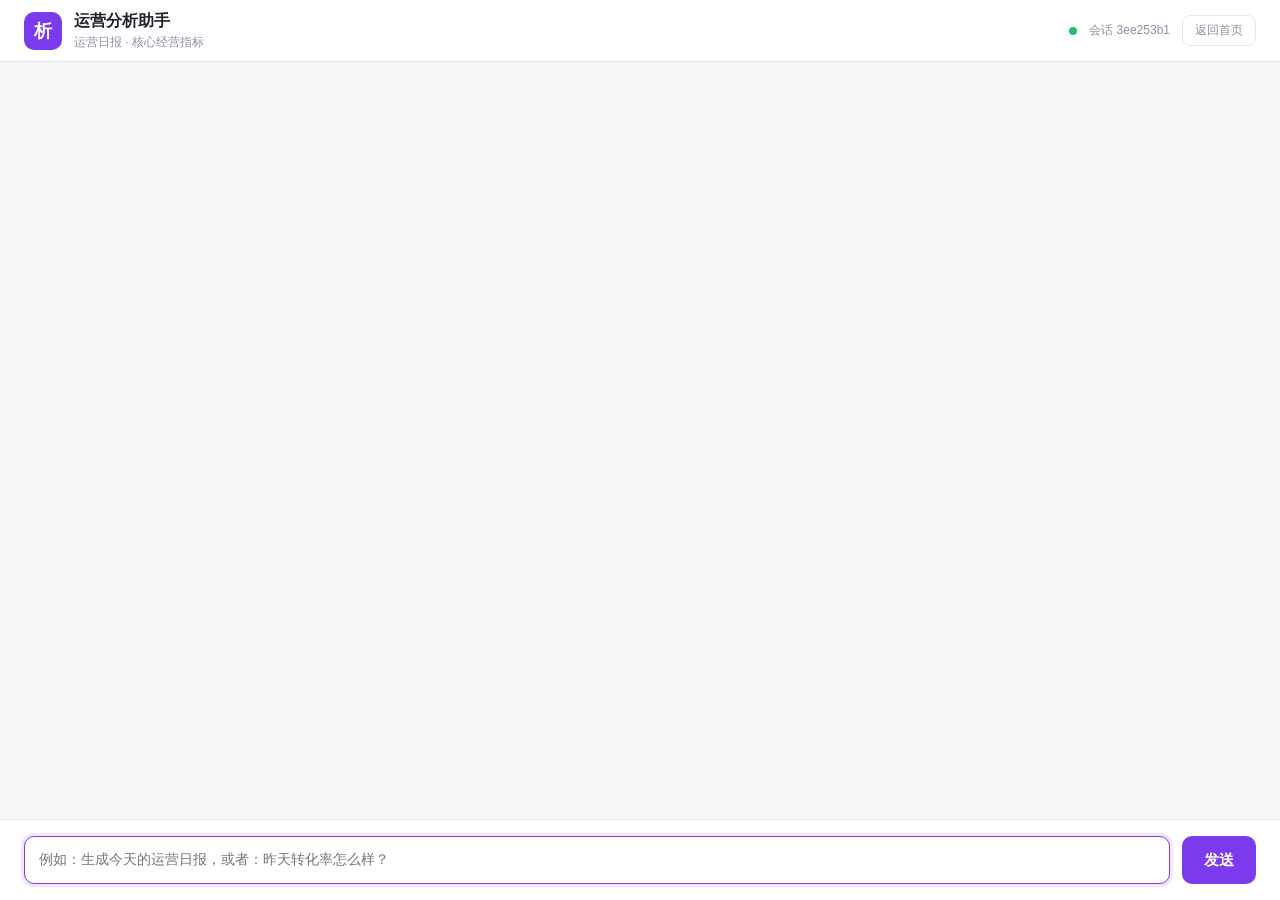
<file: src/app/static/analyst.html>
<!DOCTYPE html>
<html lang="zh-CN">
<head>
<meta charset="UTF-8" />
<meta name="viewport" content="width=device-width, initial-scale=1.0" />
<title>运营分析助手</title>
<style>
  :root {
    --primary: #7c3aed;
    --primary-strong: #6d28d9;
    --bg: #f5f6f8;
    --panel: #ffffff;
    --msg-ai-bg: #f1f2f6;
    --msg-user-bg: var(--primary);
    --text: #1f2329;
    --text-muted: #8a919f;
    --border: #e4e7ed;
    --radius: 12px;
  }
  * { box-sizing: border-box; margin: 0; padding: 0; }
  body {
    font-family: -apple-system, BlinkMacSystemFont, "PingFang SC", "Microsoft YaHei", "Segoe UI", sans-serif;
    background: var(--bg); color: var(--text); height: 100vh; overflow: hidden;
  }
  .app { display: flex; flex-direction: column; height: 100vh; }

  .chat-header {
    height: 62px; background: var(--panel); border-bottom: 1px solid var(--border);
    display: flex; align-items: center; padding: 0 24px; gap: 12px;
  }
  .brand { display: flex; align-items: center; gap: 12px; }
  .brand .logo {
    width: 38px; height: 38px; border-radius: 10px; background: var(--primary);
    display: grid; place-items: center; color: #fff; font-size: 18px; font-weight: 700;
  }
  .brand .title { font-size: 16px; font-weight: 700; }
  .brand .sub { font-size: 12px; color: var(--text-muted); margin-top: 2px; }
  .dot { width: 8px; height: 8px; border-radius: 50%; background: #23c06b; margin-left: auto; }
  .hint { font-size: 12px; color: var(--text-muted); }
  .home {
    background: transparent; border: 1px solid var(--border); color: var(--text-muted);
    border-radius: 8px; padding: 6px 12px; font-size: 12px; cursor: pointer; text-decoration: none;
  }
  .home:hover { background: #f1f2f6; }

  .messages { flex: 1; overflow-y: auto; padding: 24px; display: flex; flex-direction: column; gap: 16px; }
  .msg { max-width: 72%; display: flex; flex-direction: column; }
  .msg.user { align-self: flex-end; align-items: flex-end; }
  .msg.ai { align-self: flex-start; align-items: flex-start; }
  .msg .bubble {
    padding: 11px 14px; border-radius: var(--radius); font-size: 14px; line-height: 1.7;
    white-space: pre-wrap; word-break: break-word;
  }
  .msg.user .bubble { background: var(--msg-user-bg); color: #fff; border-bottom-right-radius: 4px; }
  .msg.ai .bubble { background: var(--msg-ai-bg); border-bottom-left-radius: 4px; }
  .msg.ai .caret { display: inline-block; width: 7px; animation: blink 1s steps(2) infinite; color: var(--text-muted); }
  @keyframes blink { 50% { opacity: 0; } }

  .composer {
    background: var(--panel); border-top: 1px solid var(--border);
    padding: 16px 24px; display: flex; gap: 12px; align-items: flex-end;
  }
  #input {
    flex: 1; resize: none; border: 1px solid var(--border); border-radius: 10px;
    padding: 12px 14px; font-size: 14px; font-family: inherit; line-height: 1.5;
    min-height: 48px; max-height: 140px; outline: none;
  }
  #input:focus { border-color: var(--primary); box-shadow: 0 0 0 3px rgba(124,58,237,.12); }
  #send {
    height: 48px; padding: 0 22px; border: none; border-radius: 10px;
    background: var(--primary); color: #fff; font-size: 15px; font-weight: 600; cursor: pointer;
  }
  #send:hover { background: var(--primary-strong); }
  #send:disabled { background: #d3d6dc; cursor: not-allowed; }
</style>
</head>
<body>
<div class="app">
  <div class="chat-header">
    <div class="brand">
      <div class="logo">析</div>
      <div>
        <div class="title">运营分析助手</div>
        <div class="sub">运营日报 · 核心经营指标</div>
      </div>
    </div>
    <span class="dot" title="在线"></span>
    <span class="hint" id="convHint"></span>
    <a class="home" href="/">返回首页</a>
  </div>

  <div class="messages" id="messages"></div>

  <div class="composer">
    <textarea id="input" placeholder="例如：生成今天的运营日报，或者：昨天转化率怎么样？" rows="1"></textarea>
    <button id="send" type="button">发送</button>
  </div>
</div>

<script>
(() => {
  "use strict";

  const API = "/api/v1/analyst";
  const LS_KEY = "analyst_conversation";
  const $ = (id) => document.getElementById(id);
  const el = { messages: $("messages"), input: $("input"), send: $("send"), convHint: $("convHint") };

  function ensureConversation() {
    let conv = localStorage.getItem(LS_KEY);
    if (!conv) { conv = crypto.randomUUID().replace(/-/g, ""); localStorage.setItem(LS_KEY, conv); }
    el.convHint.textContent = "会话 " + conv.slice(0, 8);
    return conv;
  }

  function addBubble(role, text) {
    const wrap = document.createElement("div");
    wrap.className = "msg " + role;
    const bubble = document.createElement("div");
    bubble.className = "bubble";
    bubble.textContent = text;
    wrap.appendChild(bubble);
    el.messages.appendChild(wrap);
    return bubble;
  }

  function scrollBottom() { el.messages.scrollTop = el.messages.scrollHeight; }

  async function sendMessage() {
    const text = el.input.value.trim();
    if (!text || el.send.disabled) return;
    el.input.value = "";
    autosizeInput();
    addBubble("user", text);
    scrollBottom();

    const aiWrap = document.createElement("div");
    aiWrap.className = "msg ai";
    const aiBubble = document.createElement("div");
    aiBubble.className = "bubble";
    aiBubble.innerHTML = '<span class="caret">▍</span>';
    aiWrap.appendChild(aiBubble);
    el.messages.appendChild(aiWrap);
    scrollBottom();

    el.send.disabled = true;
    let full = "";
    try {
      const conversation_id = ensureConversation();
      const resp = await fetch(`${API}/chat`, {
        method: "POST",
        headers: { "Content-Type": "application/json" },
        body: JSON.stringify({ question: text, conversation_id }),
      });
      if (!resp.ok) {
        let detail = "请求失败 (HTTP " + resp.status + ")";
        try { detail = (await resp.json()).detail || detail; } catch (_) {}
        throw new Error(detail);
      }

      const reader = resp.body.getReader();
      const decoder = new TextDecoder();
      let buffer = "";
      while (true) {
        const { done, value } = await reader.read();
        if (done) break;
        buffer += decoder.decode(value, { stream: true });
        const chunks = buffer.split("\n\n");
        buffer = chunks.pop() || "";
        for (const chunk of chunks) {
          const line = chunk.trim();
          if (!line.startsWith("data:")) continue;
          const payload = JSON.parse(line.slice(5).trim());
          if (payload.type === "content") {
            full += payload.content;
            aiBubble.textContent = full + "▍";
            scrollBottom();
          } else if (payload.type === "conversation") {
            localStorage.setItem(LS_KEY, payload.conversation_id);
            el.convHint.textContent = "会话 " + payload.conversation_id.slice(0, 8);
          } else if (payload.type === "error") {
            throw new Error(payload.message || "生成出错");
          }
        }
      }
      aiBubble.textContent = full || "（无回答）";
    } catch (err) {
      aiBubble.textContent = "回答失败：" + err.message;
      aiBubble.style.backgroundColor = "#ffecec";
      aiBubble.style.color = "#d4380d";
    } finally {
      el.send.disabled = false;
      el.input.focus();
      scrollBottom();
    }
  }

  el.send.addEventListener("click", sendMessage);
  function autosizeInput() {
    el.input.style.height = "auto";
    el.input.style.height = Math.min(el.input.scrollHeight, 140) + "px";
  }
  el.input.addEventListener("input", autosizeInput);
  el.input.addEventListener("keydown", (e) => {
    if (e.key === "Enter" && !e.shiftKey) { e.preventDefault(); sendMessage(); }
  });

  ensureConversation();
  el.input.focus();
})();
</script>
</body>
</html>
</file>
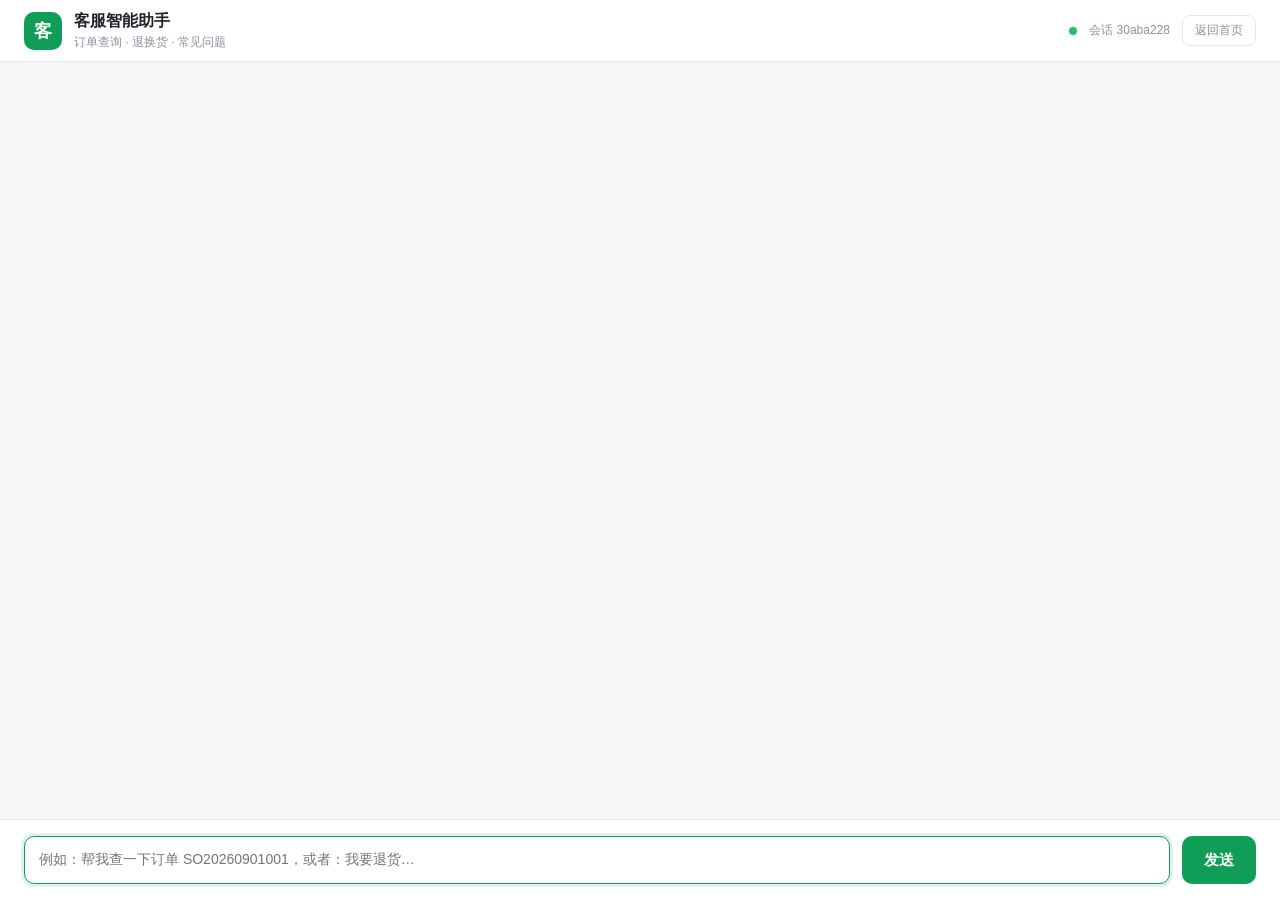
<file: src/app/static/customer_service.html>
<!DOCTYPE html>
<html lang="zh-CN">
<head>
<meta charset="UTF-8" />
<meta name="viewport" content="width=device-width, initial-scale=1.0" />
<title>客服智能助手</title>
<style>
  :root {
    --primary: #0f9d58;
    --primary-strong: #0b7c45;
    --bg: #f5f6f8;
    --panel: #ffffff;
    --msg-ai-bg: #f1f2f6;
    --msg-user-bg: var(--primary);
    --text: #1f2329;
    --text-muted: #8a919f;
    --border: #e4e7ed;
    --radius: 12px;
  }
  * { box-sizing: border-box; margin: 0; padding: 0; }
  body {
    font-family: -apple-system, BlinkMacSystemFont, "PingFang SC", "Microsoft YaHei", "Segoe UI", sans-serif;
    background: var(--bg); color: var(--text); height: 100vh; overflow: hidden;
  }
  .app { display: flex; flex-direction: column; height: 100vh; }

  .chat-header {
    height: 62px; background: var(--panel); border-bottom: 1px solid var(--border);
    display: flex; align-items: center; padding: 0 24px; gap: 12px;
  }
  .brand { display: flex; align-items: center; gap: 12px; }
  .brand .logo {
    width: 38px; height: 38px; border-radius: 10px; background: var(--primary);
    display: grid; place-items: center; color: #fff; font-size: 18px; font-weight: 700;
  }
  .brand .title { font-size: 16px; font-weight: 700; }
  .brand .sub { font-size: 12px; color: var(--text-muted); margin-top: 2px; }
  .dot { width: 8px; height: 8px; border-radius: 50%; background: #23c06b; margin-left: auto; }
  .hint { font-size: 12px; color: var(--text-muted); }
  .home {
    background: transparent; border: 1px solid var(--border); color: var(--text-muted);
    border-radius: 8px; padding: 6px 12px; font-size: 12px; cursor: pointer; text-decoration: none;
  }
  .home:hover { background: #f1f2f6; }

  .messages { flex: 1; overflow-y: auto; padding: 24px; display: flex; flex-direction: column; gap: 16px; }
  .msg { max-width: 72%; display: flex; flex-direction: column; }
  .msg.user { align-self: flex-end; align-items: flex-end; }
  .msg.ai { align-self: flex-start; align-items: flex-start; }
  .msg .bubble {
    padding: 11px 14px; border-radius: var(--radius); font-size: 14px; line-height: 1.7;
    white-space: pre-wrap; word-break: break-word;
  }
  .msg.user .bubble { background: var(--msg-user-bg); color: #fff; border-bottom-right-radius: 4px; }
  .msg.ai .bubble { background: var(--msg-ai-bg); border-bottom-left-radius: 4px; }
  .msg.ai .caret { display: inline-block; width: 7px; animation: blink 1s steps(2) infinite; color: var(--text-muted); }
  @keyframes blink { 50% { opacity: 0; } }

  .composer {
    background: var(--panel); border-top: 1px solid var(--border);
    padding: 16px 24px; display: flex; gap: 12px; align-items: flex-end;
  }
  #input {
    flex: 1; resize: none; border: 1px solid var(--border); border-radius: 10px;
    padding: 12px 14px; font-size: 14px; font-family: inherit; line-height: 1.5;
    min-height: 48px; max-height: 140px; outline: none;
  }
  #input:focus { border-color: var(--primary); box-shadow: 0 0 0 3px rgba(15,157,88,.12); }
  #send {
    height: 48px; padding: 0 22px; border: none; border-radius: 10px;
    background: var(--primary); color: #fff; font-size: 15px; font-weight: 600; cursor: pointer;
  }
  #send:hover { background: var(--primary-strong); }
  #send:disabled { background: #d3d6dc; cursor: not-allowed; }
</style>
</head>
<body>
<div class="app">
  <div class="chat-header">
    <div class="brand">
      <div class="logo">客</div>
      <div>
        <div class="title">客服智能助手</div>
        <div class="sub">订单查询 · 退换货 · 常见问题</div>
      </div>
    </div>
    <span class="dot" title="在线"></span>
    <span class="hint" id="convHint"></span>
    <a class="home" href="/">返回首页</a>
  </div>

  <div class="messages" id="messages"></div>

  <div class="composer">
    <textarea id="input" placeholder="例如：帮我查一下订单 SO20260901001，或者：我要退货…" rows="1"></textarea>
    <button id="send" type="button">发送</button>
  </div>
</div>

<script>
(() => {
  "use strict";

  const API = "/api/v1/customer_service";
  const LS_KEY = "cs_conversation";
  const $ = (id) => document.getElementById(id);
  const el = { messages: $("messages"), input: $("input"), send: $("send"), convHint: $("convHint") };

  function ensureConversation() {
    let conv = localStorage.getItem(LS_KEY);
    if (!conv) { conv = crypto.randomUUID().replace(/-/g, ""); localStorage.setItem(LS_KEY, conv); }
    el.convHint.textContent = "会话 " + conv.slice(0, 8);
    return conv;
  }

  function addBubble(role, text) {
    const wrap = document.createElement("div");
    wrap.className = "msg " + role;
    const bubble = document.createElement("div");
    bubble.className = "bubble";
    bubble.textContent = text;
    wrap.appendChild(bubble);
    el.messages.appendChild(wrap);
    return bubble;
  }

  function scrollBottom() { el.messages.scrollTop = el.messages.scrollHeight; }

  async function sendMessage() {
    const text = el.input.value.trim();
    if (!text || el.send.disabled) return;
    el.input.value = "";
    autosizeInput();
    addBubble("user", text);
    scrollBottom();

    const aiWrap = document.createElement("div");
    aiWrap.className = "msg ai";
    const aiBubble = document.createElement("div");
    aiBubble.className = "bubble";
    aiBubble.innerHTML = '<span class="caret">▍</span>';
    aiWrap.appendChild(aiBubble);
    el.messages.appendChild(aiWrap);
    scrollBottom();

    el.send.disabled = true;
    let full = "";
    try {
      const conversation_id = ensureConversation();
      const resp = await fetch(`${API}/chat`, {
        method: "POST",
        headers: { "Content-Type": "application/json" },
        body: JSON.stringify({ question: text, conversation_id }),
      });
      if (!resp.ok) {
        let detail = "请求失败 (HTTP " + resp.status + ")";
        try { detail = (await resp.json()).detail || detail; } catch (_) {}
        throw new Error(detail);
      }

      const reader = resp.body.getReader();
      const decoder = new TextDecoder();
      let buffer = "";
      while (true) {
        const { done, value } = await reader.read();
        if (done) break;
        buffer += decoder.decode(value, { stream: true });
        const chunks = buffer.split("\n\n");
        buffer = chunks.pop() || "";
        for (const chunk of chunks) {
          const line = chunk.trim();
          if (!line.startsWith("data:")) continue;
          const payload = JSON.parse(line.slice(5).trim());
          if (payload.type === "content") {
            full += payload.content;
            aiBubble.textContent = full + "▍";
            scrollBottom();
          } else if (payload.type === "conversation") {
            localStorage.setItem(LS_KEY, payload.conversation_id);
            el.convHint.textContent = "会话 " + payload.conversation_id.slice(0, 8);
          } else if (payload.type === "error") {
            throw new Error(payload.message || "生成出错");
          }
        }
      }
      aiBubble.textContent = full || "（无回答）";
    } catch (err) {
      aiBubble.textContent = "回答失败：" + err.message;
      aiBubble.style.backgroundColor = "#ffecec";
      aiBubble.style.color = "#d4380d";
    } finally {
      el.send.disabled = false;
      el.input.focus();
      scrollBottom();
    }
  }

  el.send.addEventListener("click", sendMessage);
  function autosizeInput() {
    el.input.style.height = "auto";
    el.input.style.height = Math.min(el.input.scrollHeight, 140) + "px";
  }
  el.input.addEventListener("input", autosizeInput);
  el.input.addEventListener("keydown", (e) => {
    if (e.key === "Enter" && !e.shiftKey) { e.preventDefault(); sendMessage(); }
  });

  ensureConversation();
  el.input.focus();
})();
</script>
</body>
</html>
</file>
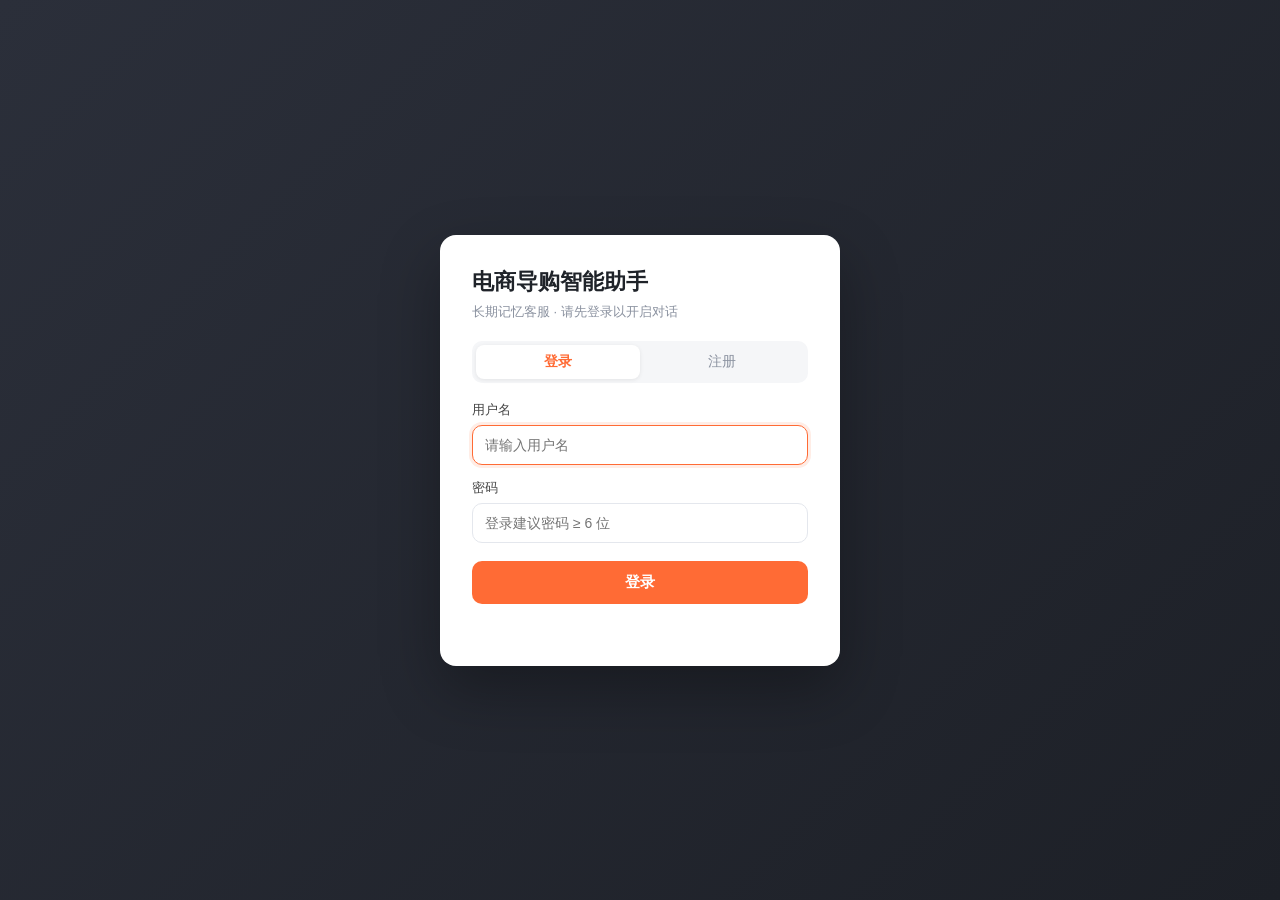
<file: src/app/static/ecommerce.html>
<!DOCTYPE html>
<html lang="zh-CN">
<head>
<meta charset="UTF-8" />
<meta name="viewport" content="width=device-width, initial-scale=1.0" />
<title>电商导购智能助手</title>
<style>
  :root {
    --primary: #ff6b35;
    --primary-strong: #e85a27;
    --bg: #f5f6f8;
    --panel: #ffffff;
    --msg-ai-bg: #f1f2f6;
    --msg-user-bg: var(--primary);
    --text: #1f2329;
    --text-muted: #8a919f;
    --border: #e4e7ed;
    --radius: 12px;
  }
  * { box-sizing: border-box; margin: 0; padding: 0; }
  body {
    font-family: -apple-system, BlinkMacSystemFont, "PingFang SC", "Microsoft YaHei", "Segoe UI", sans-serif;
    background: var(--bg);
    color: var(--text);
    height: 100vh;
    overflow: hidden;
  }
  .app { display: flex; height: 100vh; }

  /* ---- 侧边栏 ---- */
  .sidebar {
    width: 260px;
    background: linear-gradient(180deg, #2b2f3a 0%, #23262f 100%);
    color: #fff;
    display: flex;
    flex-direction: column;
    padding: 24px 18px;
    gap: 18px;
  }
  .brand { display: flex; align-items: center; gap: 12px; }
  .brand .logo {
    width: 42px; height: 42px; border-radius: 10px;
    background: var(--primary); display: grid; place-items: center;
    font-size: 22px; font-weight: 700;
  }
  .brand .title { font-size: 17px; font-weight: 700; line-height: 1.2; }
  .brand .sub { font-size: 12px; color: #9aa3b2; margin-top: 2px; }

  .userbox {
    background: rgba(255,255,255,.06);
    border-radius: 10px; padding: 12px 14px; font-size: 13px;
    display: flex; align-items: center; justify-content: space-between;
  }
  .userbox .name { font-weight: 600; }
  .userbox .avatar { width: 30px; height: 30px; border-radius: 50%; background: var(--primary); display: grid; place-items: center; font-size: 14px; }
  .logout-btn {
    background: transparent; border: 1px solid rgba(255,255,255,.3);
    color: #cfd6e0; border-radius: 8px; padding: 4px 10px; font-size: 12px; cursor: pointer;
  }
  .logout-btn:hover { background: rgba(255,255,255,.12); }

  .alert {
    background: rgba(255,180,60,.12); border: 1px solid rgba(255,180,60,.4);
    color: #ffd591; border-radius: 10px; padding: 10px 12px; font-size: 12px; line-height: 1.6;
    display: none;
  }

  /* ---- 主聊天区 ---- */
  .main { flex: 1; display: flex; flex-direction: column; min-width: 0; }
  .chat-header {
    height: 60px; background: var(--panel); border-bottom: 1px solid var(--border);
    display: flex; align-items: center; padding: 0 24px; gap: 12px;
  }
  .chat-header .dot { width: 8px; height: 8px; border-radius: 50%; background: #23c06b; }
  .chat-header .hint { font-size: 12px; color: var(--text-muted); }

  .messages { flex: 1; overflow-y: auto; padding: 24px; display: flex; flex-direction: column; gap: 16px; }
  .msg { max-width: 72%; display: flex; flex-direction: column; }
  .msg.user { align-self: flex-end; align-items: flex-end; }
  .msg.ai { align-self: flex-start; align-items: flex-start; }
  .msg .bubble {
    padding: 11px 14px; border-radius: var(--radius); font-size: 14px; line-height: 1.7;
    white-space: pre-wrap; word-break: break-word;
  }
  .msg.user .bubble { background: var(--msg-user-bg); color: #fff; border-bottom-right-radius: 4px; }
  .msg.ai .bubble { background: var(--msg-ai-bg); border-bottom-left-radius: 4px; }
  .msg .meta { font-size: 11px; color: var(--text-muted); margin-top: 4px; padding: 0 4px; }
  .msg.ai .caret { display: inline-block; width: 7px; animation: blink 1s steps(2) infinite; color: var(--text-muted); }
  @keyframes blink { 50% { opacity: 0; } }

  .error-bubble {
    background: #ffecec; color: #d4380d; border: 1px solid #ffccc7;
    border-radius: var(--radius); padding: 10px 14px; font-size: 13px; align-self: flex-start;
  }

  .composer {
    background: var(--panel); border-top: 1px solid var(--border);
    padding: 16px 24px; display: flex; gap: 12px; align-items: flex-end;
  }
  #input {
    flex: 1; resize: none; border: 1px solid var(--border); border-radius: 10px;
    padding: 12px 14px; font-size: 14px; font-family: inherit; line-height: 1.5;
    min-height: 48px; max-height: 140px; outline: none;
  }
  #input:focus { border-color: var(--primary); box-shadow: 0 0 0 3px rgba(255,107,53,.12); }
  #send {
    height: 48px; padding: 0 22px; border: none; border-radius: 10px;
    background: var(--primary); color: #fff; font-size: 15px; font-weight: 600; cursor: pointer;
  }
  #send:hover { background: var(--primary-strong); }
  #send:disabled { background: #d3d6dc; cursor: not-allowed; }

  /* ---- 登录 / 注册 ---- */
  .auth-screen {
    position: fixed; inset: 0; z-index: 50;
    background: linear-gradient(135deg, #2b2f3a 0%, #1d2027 100%);
    display: flex; align-items: center; justify-content: center;
  }
  .auth-card {
    width: 400px; background: #fff; border-radius: 16px; padding: 32px;
    box-shadow: 0 24px 60px rgba(0,0,0,.3);
  }
  .auth-card .a-title { font-size: 22px; font-weight: 700; }
  .auth-card .a-sub { font-size: 13px; color: var(--text-muted); margin: 6px 0 20px; }
  .tabs { display: flex; background: var(--bg); border-radius: 10px; padding: 4px; margin-bottom: 18px; }
  .tab {
    flex: 1; text-align: center; padding: 8px; border-radius: 8px; cursor: pointer; font-size: 14px;
    color: var(--text-muted); background: transparent; border: none;
  }
  .tab.active { background: #fff; color: var(--primary); font-weight: 600; box-shadow: 0 1px 4px rgba(0,0,0,.08); }
  .field { margin-bottom: 14px; }
  .field label { display: block; font-size: 13px; margin-bottom: 6px; color: #444; }
  .field input {
    width: 100%; padding: 11px 12px; border: 1px solid var(--border); border-radius: 10px; font-size: 14px; outline: none;
  }
  .field input:focus { border-color: var(--primary); box-shadow: 0 0 0 3px rgba(255,107,53,.12); }
  .auth-btn {
    width: 100%; padding: 12px; border: none; border-radius: 10px;
    background: var(--primary); color: #fff; font-size: 15px; font-weight: 600; cursor: pointer; margin-top: 4px;
  }
  .auth-btn:hover { background: var(--primary-strong); }
  .auth-msg { margin-top: 12px; font-size: 13px; text-align: center; min-height: 18px; }
  .auth-msg.err { color: #d4380d; }
  .auth-msg.ok { color: #389e0d; }
</style>
</head>
<body>

<!-- 登录 / 注册 -->
<div class="auth-screen" id="authScreen">
  <div class="auth-card">
    <div class="a-title">电商导购智能助手</div>
    <div class="a-sub">长期记忆客服 · 请先登录以开启对话</div>
    <div class="tabs">
      <button class="tab active" id="tabLogin" type="button">登录</button>
      <button class="tab" id="tabRegister" type="button">注册</button>
    </div>
    <div class="field">
      <label for="username">用户名</label>
      <input id="username" placeholder="请输入用户名" autocomplete="username" />
    </div>
    <div class="field">
      <label for="password">密码</label>
      <input id="password" type="password" placeholder="登录建议密码 ≥ 6 位" autocomplete="current-password" />
    </div>
    <button class="auth-btn" id="authBtn">登录</button>
    <div class="auth-msg" id="authMsg"></div>
  </div>
</div>

<!-- 聊天主界面 -->
<div class="app" id="app" style="display:none;">
  <aside class="sidebar">
    <div class="brand">
      <div class="logo">购</div>
      <div>
        <div class="title">电商导购智能助手</div>
        <div class="sub">长期记忆 · 个性化推荐</div>
      </div>
    </div>
    <div class="userbox">
      <span class="name" id="userName">用户</span>
      <div style="display:flex;align-items:center;gap:8px;">
        <span class="avatar" id="userAvatar">客</span>
      </div>
    </div>
    <div class="alert" id="alert"></div>
  </aside>

  <section class="main">
    <div class="chat-header">
      <span class="dot"></span>
      <span>导购客服在线</span>
      <span class="hint" id="convHint"></span>
      <div style="flex:1;"></div>
      <button class="logout-btn" id="logoutBtn">退出登录</button>
    </div>

    <div class="messages" id="messages"></div>

    <div class="composer">
      <textarea id="input" placeholder="例如：帮我推荐一款 500 元以内的运动鞋…" rows="1"></textarea>
      <button id="send" type="button">发送</button>
    </div>
  </section>
</div>

<script>
(() => {
  "use strict";

  const API = "/api/v1";
  const LS = {
    token: "eccom_token", userId: "eccom_user_id",
    username: "eccom_username", conversation: "eccom_conversation",
  };

  const $ = (id) => document.getElementById(id);
  const el = {
    authScreen: $("authScreen"), app: $("app"),
    username: $("username"), password: $("password"),
    authBtn: $("authBtn"), authMsg: $("authMsg"),
    tabLogin: $("tabLogin"), tabRegister: $("tabRegister"),
    userName: $("userName"), userAvatar: $("userAvatar"),
    alert: $("alert"), convHint: $("convHint"),
    messages: $("messages"), input: $("input"), send: $("send"),
    logoutBtn: $("logoutBtn"),
  };

  let authMode = "login";
  let token = localStorage.getItem(LS.token) || "";
  let userId = localStorage.getItem(LS.userId) || "";
  let username = localStorage.getItem(LS.username) || "";

  /* ---------------- 认证 ---------------- */
  function switchMode(mode) {
    authMode = mode;
    el.tabLogin.classList.toggle("active", mode === "login");
    el.tabRegister.classList.toggle("active", mode === "register");
    el.authBtn.textContent = mode === "login" ? "登录" : "注册";
    el.authMsg.textContent = "";
  }

  el.tabLogin.addEventListener("click", () => switchMode("login"));
  el.tabRegister.addEventListener("click", () => switchMode("register"));

  async function authenticate() {
    const usernameVal = el.username.value.trim();
    const passwordVal = el.password.value;
    if (!usernameVal || passwordVal.length < (authMode === "login" ? 1 : 6)) {
      showAuthMsg("用户名不能为空，密码" + (authMode === "login" ? "不能为空" : "至少 6 位"), true);
      return;
    }
    el.authBtn.disabled = true;
    el.authMsg.textContent = authMode === "login" ? "登录中…" : "注册中…";
    try {
      const resp = await fetch(`${API}/auth/${authMode}`, {
        method: "POST",
        headers: { "Content-Type": "application/json" },
        body: JSON.stringify({ username: usernameVal, password: passwordVal }),
      });
      const data = await resp.json();
      if (!resp.ok) throw new Error(data.detail || "认证失败");
      token = data.access_token;
      userId = String(data.user_id);
      username = usernameVal;
      localStorage.setItem(LS.token, token);
      localStorage.setItem(LS.userId, userId);
      localStorage.setItem(LS.username, username);
      enterChat();
    } catch (err) {
      showAuthMsg(err.message, true);
    } finally {
      el.authBtn.disabled = false;
    }
  }

  function showAuthMsg(msg, isError) {
    el.authMsg.textContent = msg;
    el.authMsg.className = "auth-msg " + (isError ? "err" : "ok");
  }

  el.authBtn.addEventListener("click", authenticate);
  el.password.addEventListener("keydown", (e) => { if (e.key === "Enter") authenticate(); });

  /* ---------------- 进入 / 退出聊天 ---------------- */
  function enterChat() {
    el.authScreen.style.display = "none";
    el.app.style.display = "flex";
    el.userName.textContent = username;
    el.userAvatar.textContent = username.slice(0, 1).toUpperCase();
    ensureConversation();
    addSystemLine(`欢迎回来，${username}！我是电商导购助手，我会记住你的偏好，让推荐越来越懂你。`);
  }

  function logout() {
    Object.values(LS).forEach((k) => localStorage.removeItem(k));
    token = ""; userId = ""; username = "";
    el.messages.innerHTML = "";
    el.authScreen.style.display = "flex";
    el.app.style.display = "none";
    el.password.value = "";
  }
  el.logoutBtn.addEventListener("click", logout);

  /* ---------------- 会话 id 管理 ---------------- */
  function ensureConversation() {
    let conv = localStorage.getItem(LS.conversation);
    if (!conv) { conv = crypto.randomUUID().replace(/-/g, ""); localStorage.setItem(LS.conversation, conv); }
    el.convHint.textContent = "会话 " + conv.slice(0, 8);
  }

  /* ---------------- 消息渲染 ---------------- */
  function addBubble(role, text) {
    const wrap = document.createElement("div");
    wrap.className = "msg " + role;
    const bubble = document.createElement("div");
    bubble.className = "bubble";
    bubble.textContent = text;
    const meta = document.createElement("div");
    meta.className = "meta";
    meta.textContent = role === "user" ? username : "导购助手";
    wrap.appendChild(bubble);
    wrap.appendChild(meta);
    el.messages.appendChild(wrap);
    return bubble;
  }

  function addSystemLine(text) {
    const d = document.createElement("div");
    d.style.cssText = "align-self:center;font-size:12px;color:var(--text-muted);background:var(--panel);border:1px solid var(--border);padding:6px 14px;border-radius:16px;";
    d.textContent = text;
    el.messages.appendChild(d);
  }

  function scrollBottom() { el.messages.scrollTop = el.messages.scrollHeight; }

  /* ---------------- SSE 流式对话 ---------------- */
  async function sendMessage() {
    const text = el.input.value.trim();
    if (!text || el.send.disabled) return;
    el.input.value = "";
    autosizeInput();
    addBubble("user", text);
    scrollBottom();

    // 助手气泡（流式追加）
    const aiWrap = document.createElement("div");
    aiWrap.className = "msg ai";
    const aiBubble = document.createElement("div");
    aiBubble.className = "bubble";
    aiBubble.innerHTML = '<span class="caret">▍</span>';
    aiWrap.appendChild(aiBubble);
    const aiMeta = document.createElement("div");
    aiMeta.className = "meta";
    aiMeta.textContent = "导购助手";
    aiWrap.appendChild(aiMeta);
    el.messages.appendChild(aiWrap);
    scrollBottom();

    el.send.disabled = true;
    let full = "";
    try {
      const conversation_id = localStorage.getItem(LS.conversation) || "";
      const resp = await fetch(`${API}/ecommerce/chat/stream`, {
        method: "POST",
        headers: {
          "Content-Type": "application/json",
          "Authorization": "Bearer " + token,
        },
        body: JSON.stringify({ message: text, conversation_id }),
      });

      if (!resp.ok) {
        // 未授权时尝试引导重新登录
        let detail = "请求失败 (HTTP " + resp.status + ")";
        try { detail = (await resp.json()).detail || detail; } catch (_) {}
        throw new Error(detail);
      }

      const reader = resp.body.getReader();
      const decoder = new TextDecoder();
      let buffer = "";

      while (true) {
        const { done, value } = await reader.read();
        if (done) break;
        buffer += decoder.decode(value, { stream: true });
        const chunks = buffer.split("\n\n");
        buffer = chunks.pop() || "";
        for (const chunk of chunks) {
          const line = chunk.trim();
          if (!line.startsWith("data:")) continue;
          const payload = JSON.parse(line.slice(5).trim());
          if (payload.type === "text") {
            full += payload.text;
            aiBubble.textContent = full + "▍";
            scrollBottom();
          } else if (payload.type === "error") {
            throw new Error(payload.message || "生成出错");
          } else if (payload.type === "conversation") {
            localStorage.setItem(LS.conversation, payload.conversation_id);
            el.convHint.textContent = "会话 " + payload.conversation_id.slice(0, 8);
          }
        }
      }
      aiBubble.textContent = full || "（无回答）";
    } catch (err) {
      aiBubble.textContent = "回答失败：" + err.message;
      aiBubble.style.backgroundColor = "#ffecec";
      aiBubble.style.color = "#d4380d";
    } finally {
      el.send.disabled = false;
      el.input.focus();
      scrollBottom();
    }
  }

  el.send.addEventListener("click", sendMessage);

  function autosizeInput() {
    el.input.style.height = "auto";
    el.input.style.height = Math.min(el.input.scrollHeight, 140) + "px";
  }
  el.input.addEventListener("input", autosizeInput);
  el.input.addEventListener("keydown", (e) => {
    if (e.key === "Enter" && !e.shiftKey) { e.preventDefault(); sendMessage(); }
  });

  /* ---------------- 初始化 ---------------- */
  function init() {
    el.username.focus();
    if (token && userId && username) {
      enterChat();
    } else {
      el.authScreen.style.display = "flex";
    }
  }
  init();
})();
</script>
</body>
</html>
</file>
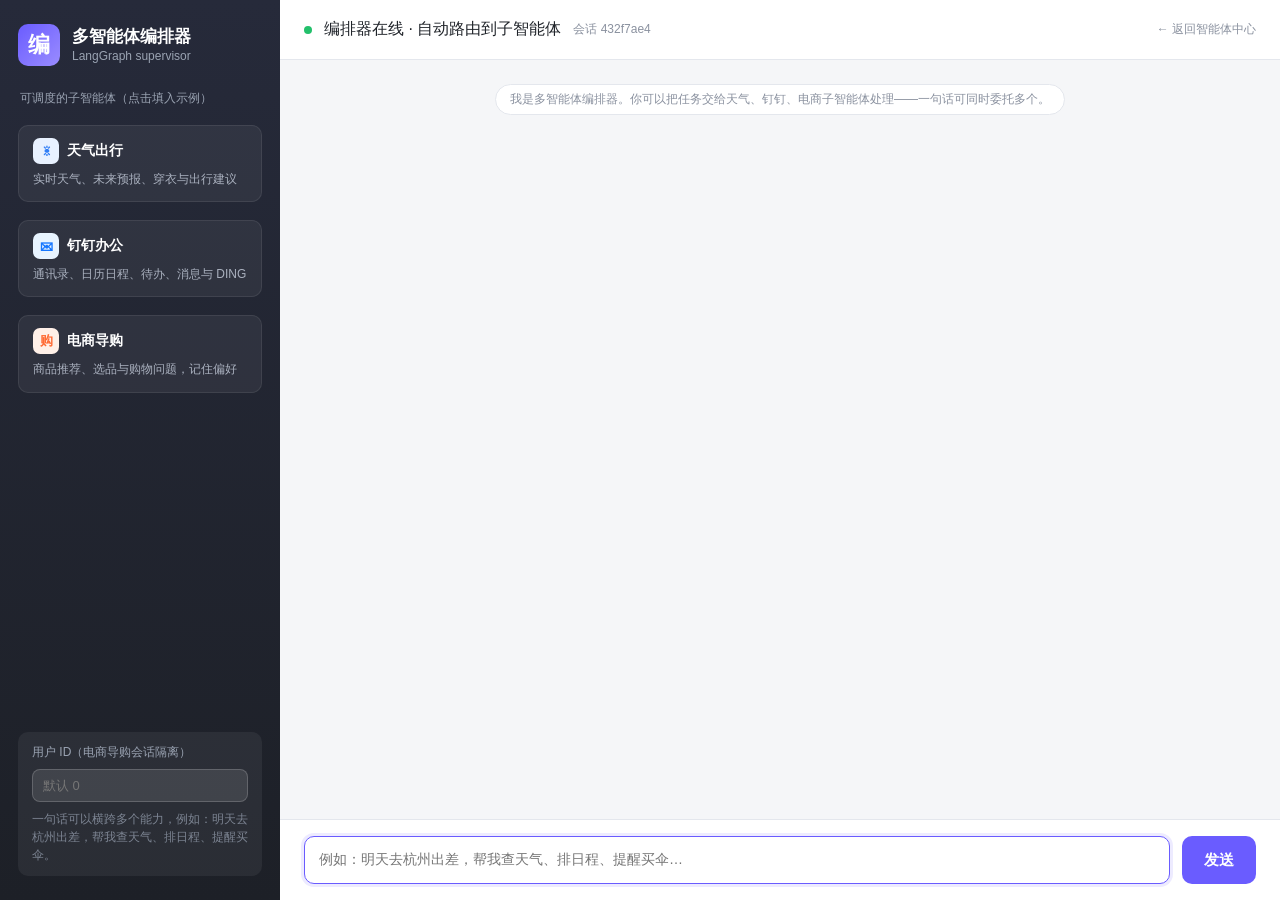
<file: src/app/static/orchestrator.html>
<!DOCTYPE html>
<html lang="zh-CN">
<head>
<meta charset="UTF-8" />
<meta name="viewport" content="width=device-width, initial-scale=1.0" />
<title>多智能体编排器</title>
<style>
  :root {
    --primary: #6a5cff;
    --primary-strong: #5547ea;
    --bg: #f5f6f8;
    --panel: #ffffff;
    --msg-ai-bg: #f1f2f6;
    --msg-user-bg: var(--primary);
    --text: #1f2329;
    --text-muted: #8a919f;
    --border: #e4e7ed;
    --radius: 12px;
  }
  * { box-sizing: border-box; margin: 0; padding: 0; }
  body {
    font-family: -apple-system, BlinkMacSystemFont, "PingFang SC", "Microsoft YaHei", "Segoe UI", sans-serif;
    background: var(--bg);
    color: var(--text);
    height: 100vh;
    overflow: hidden;
  }
  .app { display: flex; height: 100vh; }

  /* ---- 侧边栏 ---- */
  .sidebar {
    width: 280px;
    background: linear-gradient(180deg, #262a3a 0%, #1d2027 100%);
    color: #fff;
    display: flex;
    flex-direction: column;
    padding: 24px 18px;
    gap: 18px;
    overflow-y: auto;
  }
  .brand { display: flex; align-items: center; gap: 12px; }
  .brand .logo {
    width: 42px; height: 42px; border-radius: 10px;
    background: linear-gradient(135deg, var(--primary) 0%, #9a8cff 100%);
    display: grid; place-items: center; font-size: 22px; font-weight: 700;
  }
  .brand .title { font-size: 17px; font-weight: 700; line-height: 1.2; }
  .brand .sub { font-size: 12px; color: #9aa3b2; margin-top: 2px; }

  .agents-label { font-size: 12px; color: #9aa3b2; margin: 6px 2px 0; }
  .agent-card {
    background: rgba(255,255,255,.06);
    border: 1px solid rgba(255,255,255,.08);
    border-radius: 10px; padding: 12px 14px; cursor: pointer;
    transition: background .15s ease, border-color .15s ease;
  }
  .agent-card:hover { background: rgba(255,255,255,.12); border-color: rgba(255,255,255,.22); }
  .agent-card .a-name { font-size: 14px; font-weight: 600; display: flex; align-items: center; gap: 8px; }
  .agent-card .a-name .a-ico {
    width: 26px; height: 26px; border-radius: 7px; display: grid; place-items: center; font-size: 13px;
  }
  .agent-card .a-desc { font-size: 12px; color: #aab1bf; margin-top: 6px; line-height: 1.6; }

  .userbox {
    margin-top: auto;
    background: rgba(255,255,255,.06);
    border-radius: 10px; padding: 12px 14px; font-size: 12px;
    display: flex; flex-direction: column; gap: 8px;
  }
  .userbox label { color: #9aa3b2; }
  .userbox input {
    width: 100%; background: rgba(255,255,255,.1); border: 1px solid rgba(255,255,255,.18);
    color: #fff; border-radius: 8px; padding: 8px 10px; font-size: 13px; outline: none;
  }
  .userbox input:focus { border-color: var(--primary); }
  .userbox .hint { color: #7c8492; line-height: 1.5; }

  /* ---- 主聊天区 ---- */
  .main { flex: 1; display: flex; flex-direction: column; min-width: 0; }
  .chat-header {
    height: 60px; background: var(--panel); border-bottom: 1px solid var(--border);
    display: flex; align-items: center; padding: 0 24px; gap: 12px;
  }
  .chat-header .dot { width: 8px; height: 8px; border-radius: 50%; background: #23c06b; }
  .chat-header .hint { font-size: 12px; color: var(--text-muted); }

  .messages { flex: 1; overflow-y: auto; padding: 24px; display: flex; flex-direction: column; gap: 16px; }
  .msg { max-width: 76%; display: flex; flex-direction: column; }
  .msg.user { align-self: flex-end; align-items: flex-end; }
  .msg.ai { align-self: flex-start; align-items: flex-start; }
  .msg .bubble {
    padding: 11px 14px; border-radius: var(--radius); font-size: 14px; line-height: 1.7;
    white-space: pre-wrap; word-break: break-word;
  }
  .msg.user .bubble { background: var(--msg-user-bg); color: #fff; border-bottom-right-radius: 4px; }
  .msg.ai .bubble { background: var(--msg-ai-bg); border-bottom-left-radius: 4px; }
  .msg .meta { font-size: 11px; color: var(--text-muted); margin-top: 4px; padding: 0 4px; }
  .msg.ai .caret { display: inline-block; width: 7px; animation: blink 1s steps(2) infinite; color: var(--text-muted); }
  .confirm-bar { display: flex; gap: 8px; align-items: center; margin-top: 8px; flex-wrap: wrap; }
  .confirm-label { font-size: 11px; color: var(--text-muted); }
  .confirm-bar button { border: none; border-radius: 6px; padding: 6px 14px; font-size: 13px; cursor: pointer; color: #fff; }
  .confirm-ok { background: #2f54eb; }
  .confirm-no { background: #8c8c8c; }
  @keyframes blink { 50% { opacity: 0; } }

  .error-bubble {
    background: #ffecec; color: #d4380d; border: 1px solid #ffccc7;
    border-radius: var(--radius); padding: 10px 14px; font-size: 13px; align-self: flex-start;
  }

  .composer {
    background: var(--panel); border-top: 1px solid var(--border);
    padding: 16px 24px; display: flex; gap: 12px; align-items: flex-end;
  }
  #input {
    flex: 1; resize: none; border: 1px solid var(--border); border-radius: 10px;
    padding: 12px 14px; font-size: 14px; font-family: inherit; line-height: 1.5;
    min-height: 48px; max-height: 140px; outline: none;
  }
  #input:focus { border-color: var(--primary); box-shadow: 0 0 0 3px rgba(106,92,255,.12); }
  #send {
    height: 48px; padding: 0 22px; border: none; border-radius: 10px;
    background: var(--primary); color: #fff; font-size: 15px; font-weight: 600; cursor: pointer;
  }
  #send:hover { background: var(--primary-strong); }
  #send:disabled { background: #d3d6dc; cursor: not-allowed; }
</style>
</head>
<body>

<div class="app">
  <aside class="sidebar">
    <div class="brand">
      <div class="logo">编</div>
      <div>
        <div class="title">多智能体编排器</div>
        <div class="sub">LangGraph supervisor</div>
      </div>
    </div>

    <div class="agents-label">可调度的子智能体（点击填入示例）</div>
    <div class="agent-card" data-example="杭州明天适合爬山吗？带伞还是带帽子？">
      <div class="a-name"><span class="a-ico" style="background:#e8f1ff;color:#2f7df6;">☀</span>天气出行</div>
      <div class="a-desc">实时天气、未来预报、穿衣与出行建议</div>
    </div>
    <div class="agent-card" data-example="帮我查一下明天上午的日程安排，并提醒我买把伞。">
      <div class="a-name"><span class="a-ico" style="background:#e8f4ff;color:#1677ff;">✉</span>钉钉办公</div>
      <div class="a-desc">通讯录、日历日程、待办、消息与 DING</div>
    </div>
    <div class="agent-card" data-example="推荐一款 500 元以内的运动鞋，适合跑步。">
      <div class="a-name"><span class="a-ico" style="background:#fff0e8;color:#ff6b35;">购</span>电商导购</div>
      <div class="a-desc">商品推荐、选品与购物问题，记住偏好</div>
    </div>

    <div class="userbox">
      <label for="userId">用户 ID（电商导购会话隔离）</label>
      <input id="userId" type="number" min="0" placeholder="默认 0" />
      <span class="hint">一句话可以横跨多个能力，例如：明天去杭州出差，帮我查天气、排日程、提醒买伞。</span>
    </div>
  </aside>

  <section class="main">
    <div class="chat-header">
      <span class="dot"></span>
      <span>编排器在线 · 自动路由到子智能体</span>
      <span class="hint" id="convHint"></span>
      <div style="flex:1;"></div>
      <a href="/" style="font-size:12px;color:var(--text-muted);text-decoration:none;">← 返回智能体中心</a>
    </div>

    <div class="messages" id="messages"></div>

    <div class="composer">
      <textarea id="input" placeholder="例如：明天去杭州出差，帮我查天气、排日程、提醒买伞…" rows="1"></textarea>
      <button id="send" type="button">发送</button>
    </div>
  </section>
</div>

<script>
(() => {
  "use strict";

  const API = "/api/v1";
  const LS = {
    conversation: "orchestrator_conversation",
    userId: "orchestrator_user_id",
  };

  const $ = (id) => document.getElementById(id);
  const el = {
    userId: $("userId"), convHint: $("convHint"),
    messages: $("messages"), input: $("input"), send: $("send"),
  };

  /* ---------------- 会话 id 管理 ---------------- */
  function ensureConversation() {
    let conv = localStorage.getItem(LS.conversation);
    if (!conv) { conv = crypto.randomUUID().replace(/-/g, ""); localStorage.setItem(LS.conversation, conv); }
    el.convHint.textContent = "会话 " + conv.slice(0, 8);
    return conv;
  }

  /* ---------------- 消息渲染 ---------------- */
  function addBubble(role, text) {
    const wrap = document.createElement("div");
    wrap.className = "msg " + role;
    const bubble = document.createElement("div");
    bubble.className = "bubble";
    bubble.textContent = text;
    const meta = document.createElement("div");
    meta.className = "meta";
    meta.textContent = role === "user" ? "我" : "编排器";
    wrap.appendChild(bubble);
    wrap.appendChild(meta);
    el.messages.appendChild(wrap);
    return bubble;
  }

  function addSystemLine(text) {
    const d = document.createElement("div");
    d.style.cssText = "align-self:center;font-size:12px;color:var(--text-muted);background:var(--panel);border:1px solid var(--border);padding:6px 14px;border-radius:16px;";
    d.textContent = text;
    el.messages.appendChild(d);
  }

  function scrollBottom() { el.messages.scrollTop = el.messages.scrollHeight; }

  /* ------------ 确认门禁 ------------ */
  async function decideConfirm(confirmId, msgText, approved) {
    const conversation_id = ensureConversation();
    const user_id = parseInt(el.userId.value, 10) || 0;
    const resp = await fetch(`${API}/orchestrator/confirm`, {
      method: "POST",
      headers: { "Content-Type": "application/json" },
      body: JSON.stringify({ confirm_id: confirmId, approved, user_id, conversation_id }),
    });
    const data = await resp.json().catch(() => ({}));
    if (!resp.ok) {
      addBubble("ai", "确认失败：" + (data.message || `HTTP ${resp.status}`));
      return;
    }
    if (!approved) {
      addBubble("ai", "操作已取消。");
      return;
    }
    if (data.message) addBubble("ai", data.message);
  }

  function addConfirmActions(aiBubble, confirmId, agentName, msgText) {
    const bar = document.createElement("div");
    bar.className = "confirm-bar";
    const label = document.createElement("span");
    label.className = "confirm-label";
    label.textContent = agentName ? `【${agentName}】` : "";
    bar.appendChild(label);
    const ok = document.createElement("button");
    ok.className = "confirm-ok";
    ok.textContent = "确认执行";
    ok.addEventListener("click", () => {
      bar.remove();
      decideConfirm(confirmId, msgText, true);
    });
    const no = document.createElement("button");
    no.className = "confirm-no";
    no.textContent = "取消";
    no.addEventListener("click", () => {
      bar.remove();
      decideConfirm(confirmId, msgText, false);
    });
    bar.appendChild(ok);
    bar.appendChild(no);
    aiBubble.appendChild(bar);
  }

  /* ---------------- SSE 流式对话 ---------------- */
  async function sendMessage() {
    const text = el.input.value.trim();
    if (!text || el.send.disabled) return;
    el.input.value = "";
    autosizeInput();
    addBubble("user", text);
    scrollBottom();

    const aiWrap = document.createElement("div");
    aiWrap.className = "msg ai";
    const aiBubble = document.createElement("div");
    aiBubble.className = "bubble";
    aiBubble.innerHTML = '<span class="caret">▍</span>';
    aiWrap.appendChild(aiBubble);
    const aiMeta = document.createElement("div");
    aiMeta.className = "meta";
    aiMeta.textContent = "编排器";
    aiWrap.appendChild(aiMeta);
    el.messages.appendChild(aiWrap);
    scrollBottom();

    el.send.disabled = true;
    let full = "";
    try {
      const conversation_id = ensureConversation();
      const user_id = parseInt(el.userId.value, 10) || 0;
      const resp = await fetch(`${API}/orchestrator/chat`, {
        method: "POST",
        headers: { "Content-Type": "application/json" },
        body: JSON.stringify({ question: text, user_id, conversation_id }),
      });

      if (!resp.ok) {
        let detail = "请求失败 (HTTP " + resp.status + ")";
        try { detail = (await resp.json()).detail || detail; } catch (_) {}
        throw new Error(detail);
      }

      const reader = resp.body.getReader();
      const decoder = new TextDecoder();
      let buffer = "";

      while (true) {
        const { done, value } = await reader.read();
        if (done) break;
        buffer += decoder.decode(value, { stream: true });
        const chunks = buffer.split("\n\n");
        buffer = chunks.pop() || "";
        for (const chunk of chunks) {
          const line = chunk.trim();
          if (!line.startsWith("data:")) continue;
          const payload = JSON.parse(line.slice(5).trim());
          if (payload.text) {
            full += payload.text;
            aiBubble.textContent = full + "▍";
            scrollBottom();
          } else if (payload.confirm_required) {
            const c = payload.confirm_required;
            full = ""; // 待确认，等待用户操作
            aiBubble.textContent = "";
            aiBubble.appendChild(document.createTextNode(c.message || "该操作需要确认"));
            addConfirmActions(aiBubble, c.confirm_id, c.agent_name || "", text);
            scrollBottom();
          } else if (payload.error) {
            throw new Error(payload.error);
          }
        }
      }
      aiBubble.textContent = full || "（无回答）";
    } catch (err) {
      aiBubble.textContent = "回答失败：" + err.message;
      aiBubble.style.backgroundColor = "#ffecec";
      aiBubble.style.color = "#d4380d";
    } finally {
      el.send.disabled = false;
      el.input.focus();
      scrollBottom();
    }
  }

  el.send.addEventListener("click", sendMessage);

  function autosizeInput() {
    el.input.style.height = "auto";
    el.input.style.height = Math.min(el.input.scrollHeight, 140) + "px";
  }
  el.input.addEventListener("input", autosizeInput);
  el.input.addEventListener("keydown", (e) => {
    if (e.key === "Enter" && !e.shiftKey) { e.preventDefault(); sendMessage(); }
  });

  /* 点击子智能体卡片，把示例问题填入输入框 */
  document.querySelectorAll(".agent-card").forEach((card) => {
    card.addEventListener("click", () => {
      el.input.value = card.dataset.example;
      autosizeInput();
      el.input.focus();
    });
  });

  /* ---------------- 初始化 ---------------- */
  function init() {
    const savedUserId = localStorage.getItem(LS.userId);
    if (savedUserId) el.userId.value = savedUserId;
    el.userId.addEventListener("change", () => localStorage.setItem(LS.userId, el.userId.value));
    ensureConversation();
    addSystemLine("我是多智能体编排器。你可以把任务交给天气、钉钉、电商子智能体处理——一句话可同时委托多个。");
    el.input.focus();
  }
  init();
})();
</script>
</body>
</html>
</file>
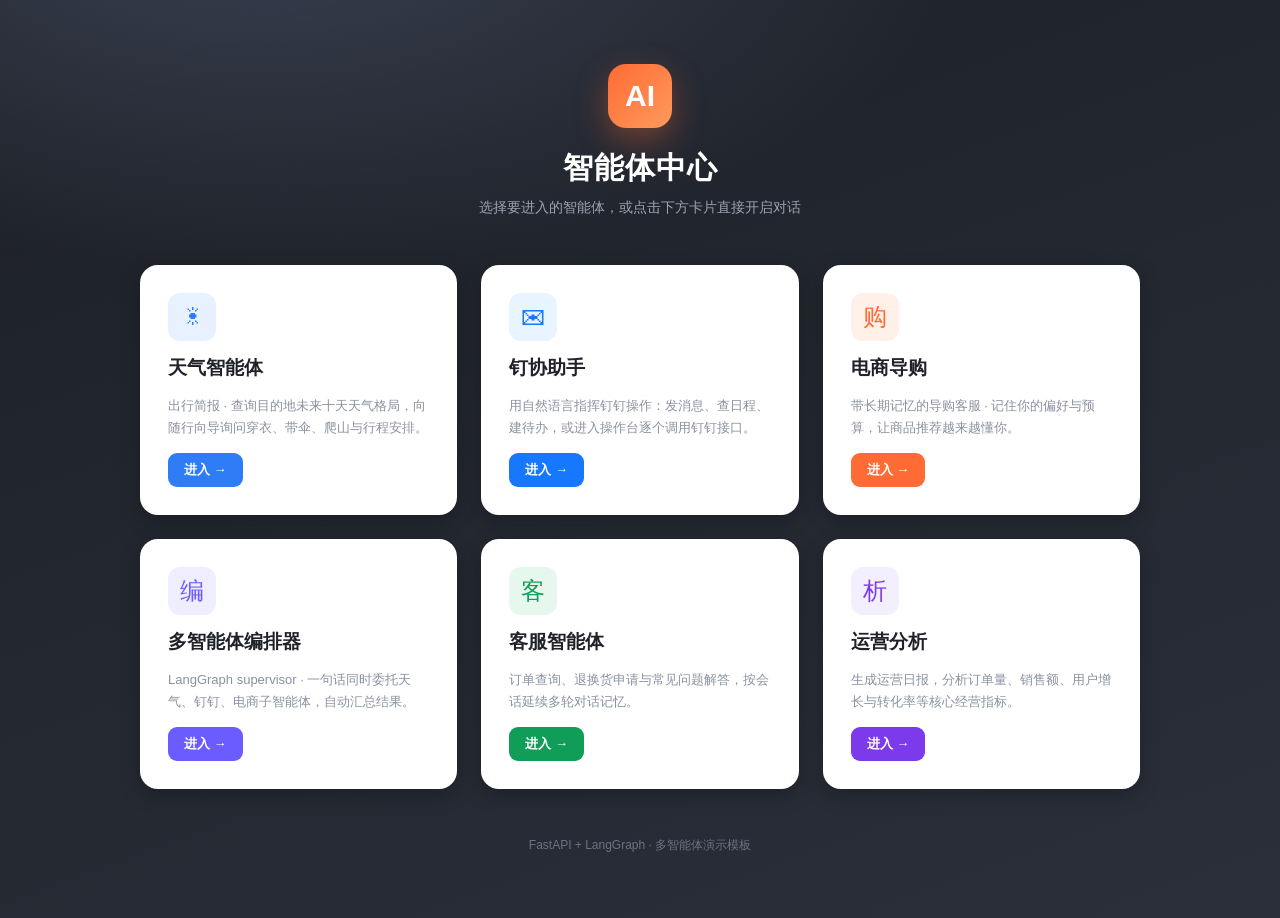
<file: src/app/static/portal.html>
<!DOCTYPE html>
<html lang="zh-CN">
<head>
<meta charset="UTF-8" />
<meta name="viewport" content="width=device-width, initial-scale=1.0" />
<title>智能体中心 · Agent Hub</title>
<style>
  :root {
    --bg1: #1d2027;
    --bg2: #2b2f3a;
    --card: #ffffff;
    --text: #1f2329;
    --muted: #8a919f;
    --border: #e4e7ed;
  }
  * { box-sizing: border-box; margin: 0; padding: 0; }
  body {
    font-family: -apple-system, BlinkMacSystemFont, "PingFang SC", "Microsoft YaHei", "Segoe UI", sans-serif;
    background: radial-gradient(1200px 600px at 20% -10%, #3a4152 0%, transparent 60%),
      linear-gradient(160deg, var(--bg1) 0%, var(--bg2) 100%);
    min-height: 100vh;
    color: #fff;
    display: flex;
    flex-direction: column;
    align-items: center;
    padding: 64px 24px;
  }
  .header { text-align: center; margin-bottom: 48px; }
  .header .logo {
    width: 64px; height: 64px; border-radius: 18px; margin: 0 auto 20px;
    background: linear-gradient(135deg, #ff6b35 0%, #ff9a5c 100%);
    display: grid; place-items: center; font-size: 30px; font-weight: 700;
    box-shadow: 0 12px 32px rgba(255,107,53,.35);
  }
  .header h1 { font-size: 30px; font-weight: 700; letter-spacing: 1px; }
  .header p { margin-top: 10px; font-size: 14px; color: #9aa3b2; }

  .grid {
    display: grid;
    grid-template-columns: repeat(auto-fit, minmax(280px, 1fr));
    gap: 24px;
    width: 100%;
    max-width: 1000px;
  }
  .card {
    background: var(--card); color: var(--text); border-radius: 18px;
    padding: 28px; text-decoration: none; display: flex; flex-direction: column; gap: 14px;
    transition: transform .18s ease, box-shadow .18s ease;
    box-shadow: 0 6px 20px rgba(0,0,0,.25);
  }
  .card:hover { transform: translateY(-4px); box-shadow: 0 16px 40px rgba(0,0,0,.35); }
  .card .icon {
    width: 48px; height: 48px; border-radius: 12px; display: grid; place-items: center; font-size: 24px;
  }
  .card .name { font-size: 19px; font-weight: 700; }
  .card .desc { font-size: 13px; color: var(--muted); line-height: 1.7; flex: 1; }
  .card .enter {
    align-self: flex-start; font-size: 13px; font-weight: 600; padding: 8px 16px;
    border-radius: 9px; background: var(--accent, #ff6b35); color: #fff;
  }
  .footer { margin-top: 48px; font-size: 12px; color: #6b7280; }
</style>
</head>
<body>

  <header class="header">
    <div class="logo">AI</div>
    <h1>智能体中心</h1>
    <p>选择要进入的智能体，或点击下方卡片直接开启对话</p>
  </header>

  <main class="grid">
    <a class="card" href="/weather" style="--accent:#2f7df6;">
      <div class="icon" style="background:#e8f1ff;color:#2f7df6;">☀</div>
      <div class="name">天气智能体</div>
      <div class="desc">出行简报 · 查询目的地未来十天天气格局，向随行向导询问穿衣、带伞、爬山与行程安排。</div>
      <span class="enter">进入 →</span>
    </a>

    <a class="card" href="/dingtalk" style="--accent:#1677ff;">
      <div class="icon" style="background:#e8f4ff;color:#1677ff;">✉</div>
      <div class="name">钉协助手</div>
      <div class="desc">用自然语言指挥钉钉操作：发消息、查日程、建待办，或进入操作台逐个调用钉钉接口。</div>
      <span class="enter">进入 →</span>
    </a>

    <a class="card" href="/ecommerce" style="--accent:#ff6b35;">
      <div class="icon" style="background:#fff0e8;color:#ff6b35;">购</div>
      <div class="name">电商导购</div>
      <div class="desc">带长期记忆的导购客服 · 记住你的偏好与预算，让商品推荐越来越懂你。</div>
      <span class="enter">进入 →</span>
    </a>

    <a class="card" href="/orchestrator" style="--accent:#6a5cff;">
      <div class="icon" style="background:#efeefe;color:#6a5cff;">编</div>
      <div class="name">多智能体编排器</div>
      <div class="desc">LangGraph supervisor · 一句话同时委托天气、钉钉、电商子智能体，自动汇总结果。</div>
      <span class="enter">进入 →</span>
    </a>

    <a class="card" href="/customer_service" style="--accent:#0f9d58;">
      <div class="icon" style="background:#e6f7ee;color:#0f9d58;">客</div>
      <div class="name">客服智能体</div>
      <div class="desc">订单查询、退换货申请与常见问题解答，按会话延续多轮对话记忆。</div>
      <span class="enter">进入 →</span>
    </a>

    <a class="card" href="/analyst" style="--accent:#7c3aed;">
      <div class="icon" style="background:#f3efff;color:#7c3aed;">析</div>
      <div class="name">运营分析</div>
      <div class="desc">生成运营日报，分析订单量、销售额、用户增长与转化率等核心经营指标。</div>
      <span class="enter">进入 →</span>
    </a>
  </main>

  <footer class="footer">FastAPI + LangGraph · 多智能体演示模板</footer>

</body>
</html>
</file>
